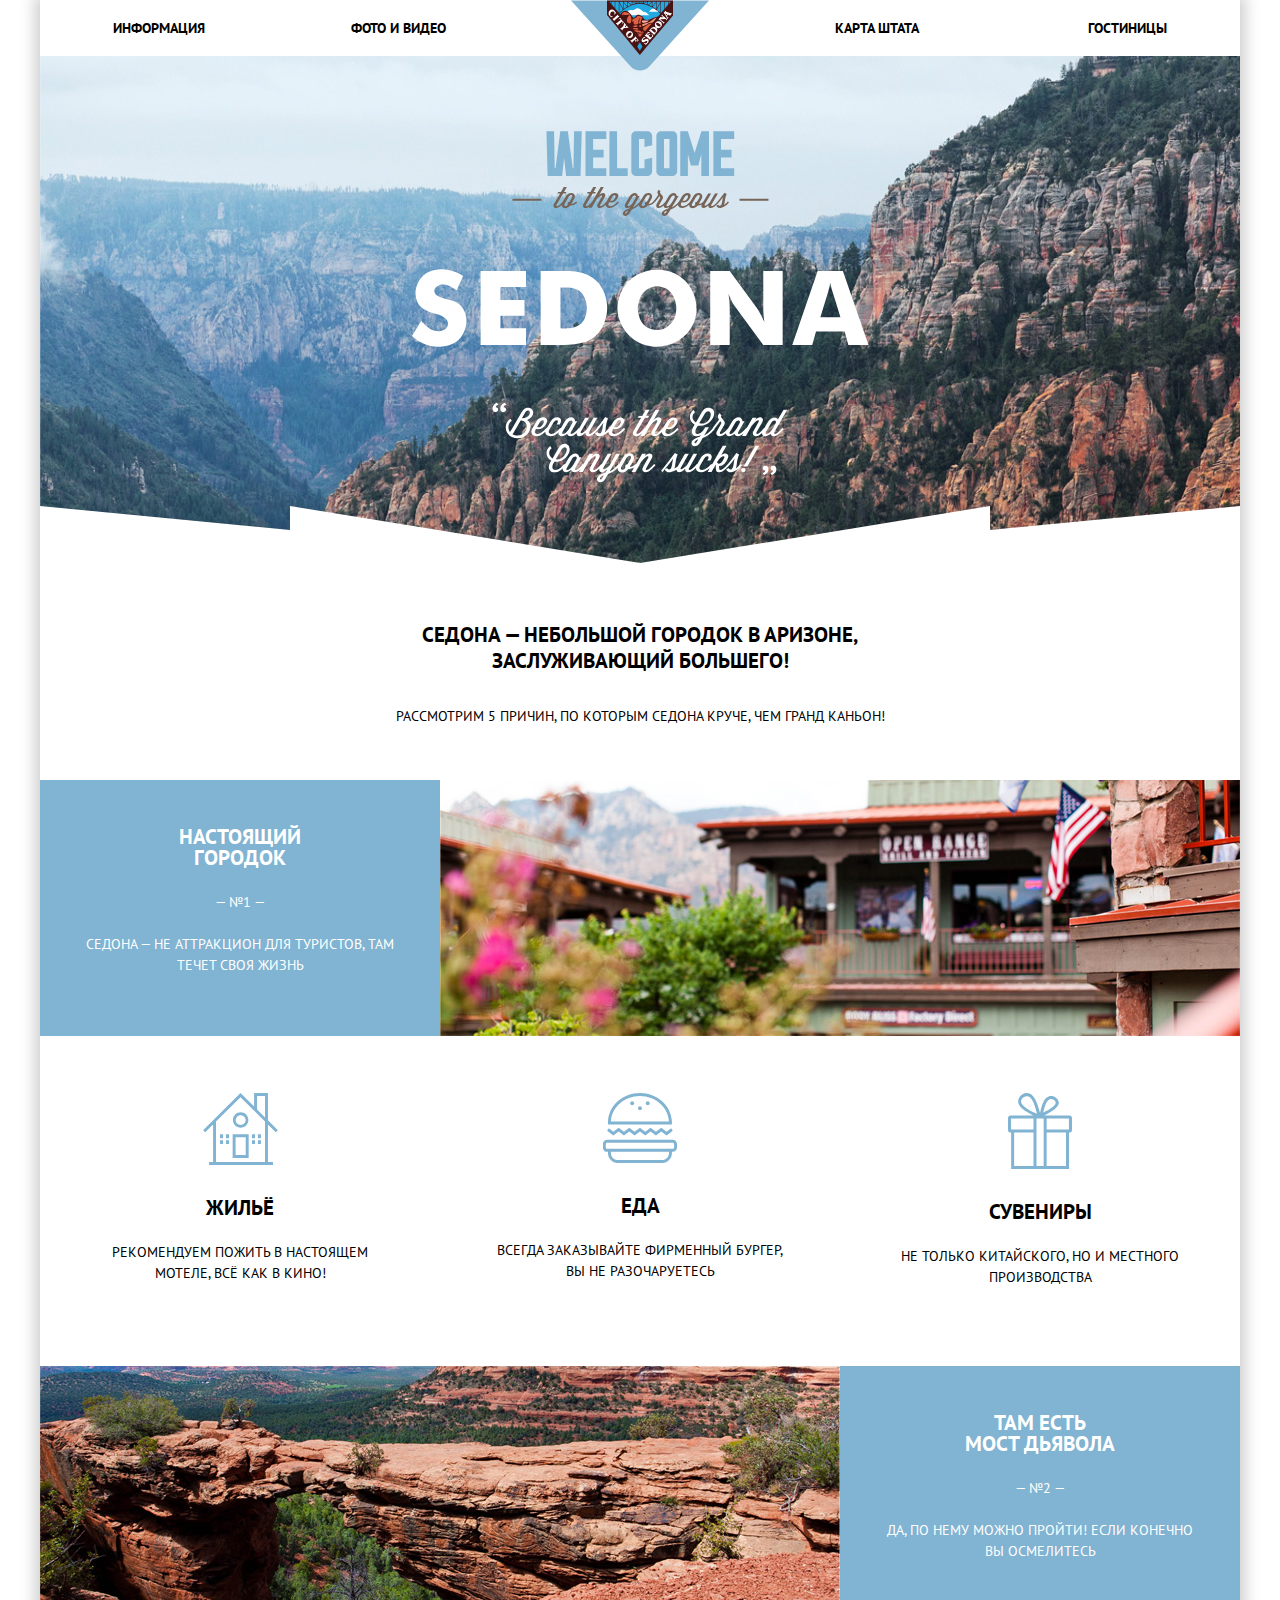
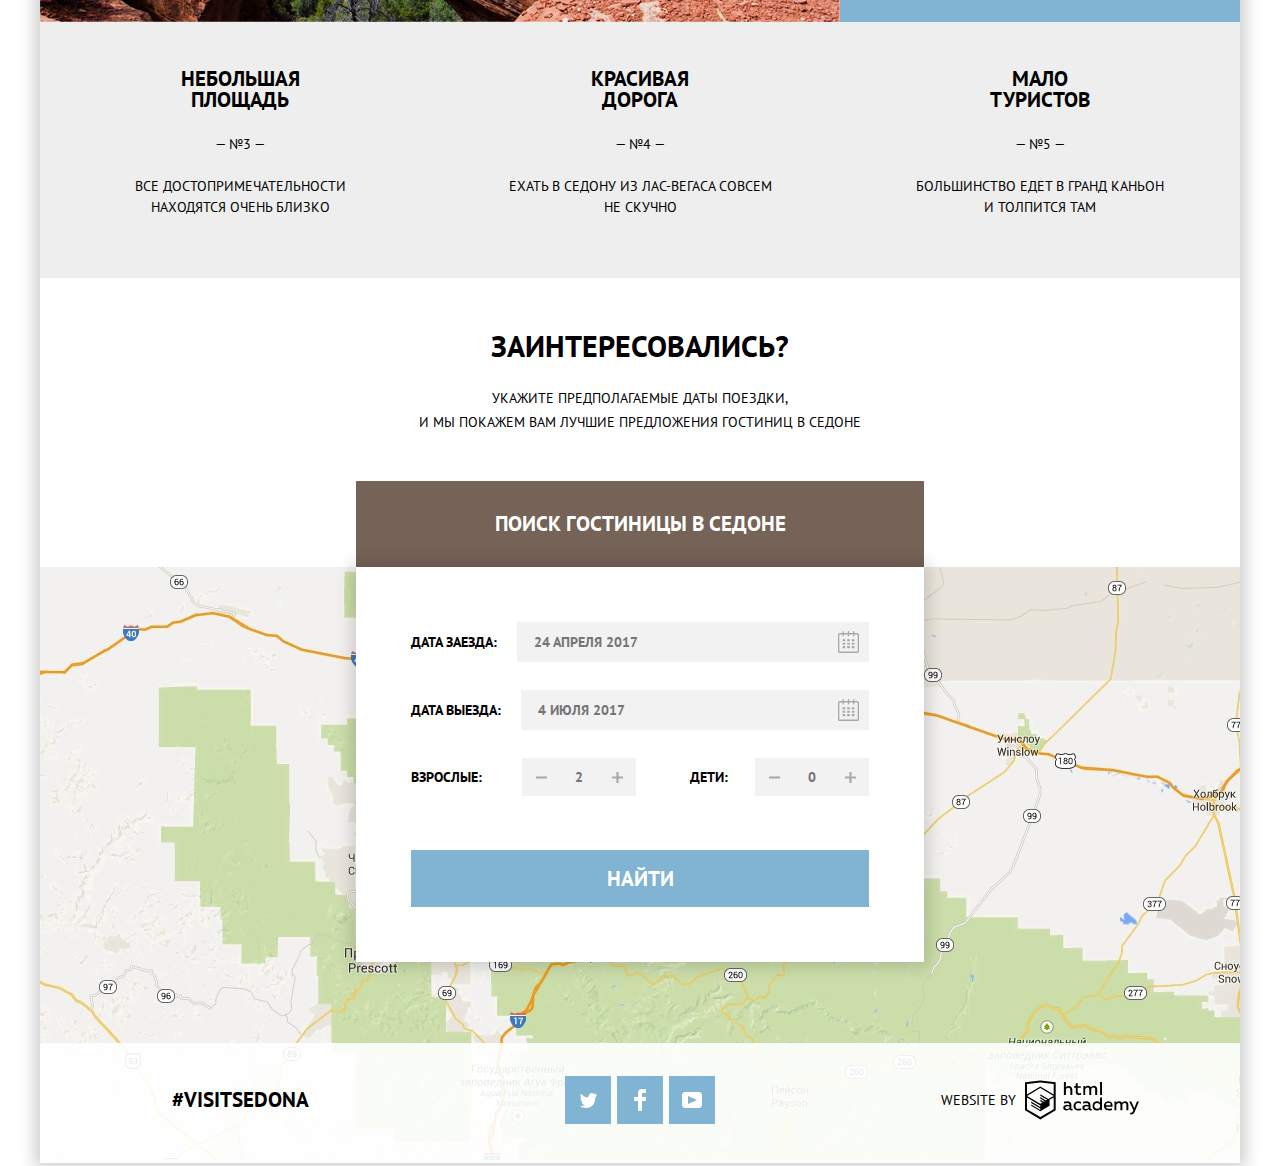
<file: index.html>
<!DOCTYPE html>
<html lang="ru">

<head>
  <meta charset="utf-8">
  <title>Седона</title>
  <link rel="stylesheet" href="https://fonts.googleapis.com/css?family=PT+Sans:400,700&display=swap">
  <link rel="stylesheet" href="css/normalize.css">
  <link rel="stylesheet" href="css/style.min.css">
</head>

<body>
  <header class="main-header">
    <nav class="main-navigation">
      <ul class="site-navigation">
        <li><a href="">Информация</a></li>
        <li><a href="">Фото и видео</a></li>
        <li><a href="">Карта штата</a></li>
        <li><a href="hotels.html">Гостиницы</a></li>
      </ul>
    </nav>
    <img class="main-logo-sedona" src="img/logo-sedona.svg" alt="Logo Sedona" width="138" height="71">
  </header>
  <main class="container">
    <section class="intro">
      <h2 class="visually-hidden">Изображение и логотип Добро пожаловать в Седону</h2>
      <img class="intro-welcome" src="img/intro-welcome.svg" alt="Добро пожаловать в Седону" width="458" height="352">
    </section>
    <section class="container-head">
      <h1>Седона — небольшой городок в Аризоне,
        заслуживающий большего!</h1>
      <h2>Рассмотрим 5 причин, по которым Седона круче, чем Гранд Каньон!</h2>
    </section>
    <section class="features">
      <div class="features-list">
        <div class="features-items block block-3">
          <h3>Настоящий<br>
            городок</h3>
          <p>— №1 —</p>
          <p>Седона — не аттракцион для туристов,
            там течет своя жизнь</p>
        </div>
        <div class="features-items grow">
          <img src="img/background-index-1.jpg" alt="Седона фон 1" width="800" height="256">
        </div>
      </div>
      <div class="features-list">
        <div class="features-items block-2">
          <img src="img/home.svg" alt="pic-home" width="75" height="72">
          <h3>Жильё</h3>
          <p>Рекомендуем пожить в настоящем
            мотеле, всё как в кино!</p>
        </div>
        <div class="features-items block-2">
          <img src="img/food.svg" alt="pic-food" width="74" height="70">
          <h3>Еда</h3>
          <p>Всегда заказывайте фирменный бургер,
            вы не разочаруетесь</p>
        </div>
        <div class="features-items block-2">
          <img src="img/gift.svg" alt="pic-gift" width="64" height="76">
          <h3>Сувениры</h3>
          <p>Не только китайского, но и местного
            производства</p>
        </div>
      </div>
      <div class="features-list">
        <div class="features-items grow">
          <img src="img/background-index-2.jpg" alt="Седона фон 2" width="800" height="256">
        </div>
        <div class="features-items block block-3">
          <h3>Там есть<br>
            мост дьявола</h3>
          <p>— №2 —</p>
          <p>Да, по нему можно пройти! Если конечно<br>
            вы осмелитесь</p>
        </div>
      </div>
      <div class="features-list">
        <div class="features-items block-3">
          <h3>Небольшая<br>
            площадь</h3>
          <p>— №3 —</p>
          <p>Все достопримечательности
            находятся очень близко</p>
        </div>
        <div class="features-items block-3">
          <h3>Красивая<br>
            дорога</h3>
          <p>— №4 —</p>
          <p>Ехать в Седону из Лас-Вегаса совсем
            не скучно</p>
        </div>
        <div class="features-items block-3">
          <h3>Мало<br>
            туристов</h3>
          <p>— №5 —</p>
          <p>Большинство едет в Гранд Каньон<br>
            и толпится там</p>
        </div>
      </div>
    </section>
    <section class="search">
      <h2>Заинтересовались?</h2>
      <p>Укажите предполагаемые даты поездки,<br>
        и мы покажем вам лучшие предложения гостиниц в Седоне</p>
      <a class="button-search" href="">Поиск гостиницы в Седоне</a>
      <section class="search-hostel">
        <h2 class="visually-hidden">Форма поиска гостиниц в Седоне</h2>
        <form class="form-hostel" action="https://echo.htmlacademy.ru" method="POST">
          <p class="search-item">
            <label for="date-in">Дата заезда:</label>
            <input type="text" name="date-arrival" id="date-in" placeholder="24 апреля 2017">
            <button class="button calendar" type="button" name="calendar">
              <span class="visually-hidden">Календарь</span>
              <svg class="button-calendar-icon" xmlns="http://www.w3.org/2000/svg" width="21" height="22"
                viewBox="0 0 21 22">
                <path
                  d="M19.251 2.025h-2.845V.648c0-.381-.294-.689-.656-.689-.363 0-.656.308-.656.689v1.377h-3.938V.648c0-.381-.294-.689-.655-.689-.363 0-.657.308-.657.689v1.377H5.906V.648c0-.381-.294-.689-.656-.689-.363 0-.657.308-.657.689v1.377H1.75C.784 2.025 0 2.847 0 3.862v16.302C0 21.179.784 22 1.75 22h17.501c.966 0 1.749-.821 1.749-1.836V3.862c0-1.015-.783-1.837-1.749-1.837zm.437 18.139a.448.448 0 0 1-.437.459H1.75a.45.45 0 0 1-.438-.459V3.862a.45.45 0 0 1 .438-.459h2.844v1.378c0 .381.294.689.657.689.362 0 .656-.308.656-.689V3.403h3.938v1.378c0 .381.294.689.657.689.361 0 .655-.308.655-.689V3.403h3.938v1.378c0 .381.293.689.656.689.362 0 .656-.308.656-.689V3.403h2.845c.241 0 .437.206.437.459v16.302z">
                </path>
                <path
                  d="M4.594 8.225h2.625v2.066H4.594zM4.594 11.668h2.625v2.067H4.594zM4.594 15.112h2.625v2.066H4.594zM9.188 15.112h2.625v2.066H9.188zM9.188 11.668h2.625v2.067H9.188zM9.188 8.225h2.625v2.066H9.188zM13.781 15.112h2.625v2.066h-2.625zM13.781 11.668h2.625v2.067h-2.625zM13.781 8.225h2.625v2.066h-2.625z">
                </path>
              </svg>
            </button>
          </p>
          <p class="search-item">
            <label for="date-out">Дата выезда:</label>
            <input type="text" name="date-departure" id="date-out" placeholder="4 июля 2017">
            <button class="button calendar" type="button" name="calendar">
              <span class="visually-hidden">Календарь</span>
              <svg class="button-calendar-icon" xmlns="http://www.w3.org/2000/svg" width="21" height="22"
                viewBox="0 0 21 22">
                <path
                  d="M19.251 2.025h-2.845V.648c0-.381-.294-.689-.656-.689-.363 0-.656.308-.656.689v1.377h-3.938V.648c0-.381-.294-.689-.655-.689-.363 0-.657.308-.657.689v1.377H5.906V.648c0-.381-.294-.689-.656-.689-.363 0-.657.308-.657.689v1.377H1.75C.784 2.025 0 2.847 0 3.862v16.302C0 21.179.784 22 1.75 22h17.501c.966 0 1.749-.821 1.749-1.836V3.862c0-1.015-.783-1.837-1.749-1.837zm.437 18.139a.448.448 0 0 1-.437.459H1.75a.45.45 0 0 1-.438-.459V3.862a.45.45 0 0 1 .438-.459h2.844v1.378c0 .381.294.689.657.689.362 0 .656-.308.656-.689V3.403h3.938v1.378c0 .381.294.689.657.689.361 0 .655-.308.655-.689V3.403h3.938v1.378c0 .381.293.689.656.689.362 0 .656-.308.656-.689V3.403h2.845c.241 0 .437.206.437.459v16.302z">
                </path>
                <path
                  d="M4.594 8.225h2.625v2.066H4.594zM4.594 11.668h2.625v2.067H4.594zM4.594 15.112h2.625v2.066H4.594zM9.188 15.112h2.625v2.066H9.188zM9.188 11.668h2.625v2.067H9.188zM9.188 8.225h2.625v2.066H9.188zM13.781 15.112h2.625v2.066h-2.625zM13.781 11.668h2.625v2.067h-2.625zM13.781 8.225h2.625v2.066h-2.625z">
                </path>
              </svg>
            </button>
          </p>
          <div class="search-item-elements">
            <p class="search-item">
              <label class="adults" for="numberadults">Взрослые:</label>
              <button class="button" type="button" name="adults">
                <svg class="button-minus-icon" xmlns="http://www.w3.org/2000/svg" width="11" height="11"
                  viewBox="0 0 9.917 1.917">
                  <path d="M0 0h9.917v1.917h-9.917z"></path>
                </svg>
              </button>
              <input type="text" name="adults" id="numberadults" placeholder="2">
              <button class="button" type="button" name="adults">
                <svg class="button-plus-icon" xmlns="http://www.w3.org/2000/svg" width="11" height="11"
                  viewBox="0 0 9.917 9.917">
                  <path d="M9.917 4h-4v-4h-1.917v4h-4v1.917h4v4h1.917v-4h4z"></path>
                </svg>
              </button>
            </p>
            <p class="search-item">
              <label class="kids" for="numberkids">Дети:</label>
              <button class="button" type="button" name="kids">
                <svg class="button-minus-icon" xmlns="http://www.w3.org/2000/svg" width="11" height="11"
                  viewBox="0 0 9.917 1.917">
                  <path d="M0 0h9.917v1.917h-9.917z"></path>
                </svg>
              </button>
              <input type="text" name="kids" id="numberkids" placeholder="0">
              <button class="button" type="button" name="kids">
                <svg class="button-plus-icon" xmlns="http://www.w3.org/2000/svg" width="11" height="11"
                  viewBox="0 0 9.917 9.917">
                  <path d="M9.917 4h-4v-4h-1.917v4h-4v1.917h4v4h1.917v-4h4z"></path>
                </svg>
              </button>
            </p>
          </div>
          <button class="button-search" type="submit">Найти</button>
        </form>
      </section>
    </section>
    <section class="map-sedona">
      <h2 class="visually-hidden">Карта местонахождения города Седона</h2>
      <iframe
        src="https://www.google.com/maps/embed?pb=!1m18!1m12!1m3!1d443659.478504023!2d-111.87282716337693!3d34.91806949361477!2m3!1f0!2f0!3f0!3m2!1i1024!2i768!4f13.1!3m3!1m2!1s0x872da132f942b00d%3A0x5548c523fa6c8efd!2z0KHQtdC00L7QvdCwLCDQkNGA0LjQt9C-0L3QsCA4NjMzNiwg0KHQqNCQ!5e0!3m2!1sru!2sru!4v1571768696526!5m2!1sru!2sru"
        width="1200" height="593" style="border:0;" allowfullscreen=""></iframe>
      <img src="img/map.jpg" alt="Карта местонахождения города Седона, Arizona 86336, USA" width="1200" height="593">
    </section>
  </main>
  <footer class="main-footer position">
    <div class="footer-container">
      <p class="footer-visit">#Visitsedona</p>
      <ul class="footer-social">
        <li>
          <a class="footer-icons" href="" title="Вконтакте">
            <svg xmlns="http://www.w3.org/2000/svg" xmlns:xlink="http://www.w3.org/1999/xlink" width="17" height="15"
              viewBox="0 0 17 15">
              <path fill="#FFF"
                d="M10.95.144c1.685-.496 2.984.27 3.577 1.179.673-.231 1.331-.481 2.011-.708a2.345 2.345 0 0 1-.857 1.768c.685.17 1.304-.491 1.304-.491-.169 1-1.006 1.788-1.563 2.024-.231 6.75-3.175 11.217-10.077 11.082h-.446c-.41 0-4.164-.46-4.898-1.887 2.271.196 3.893-.422 4.693-1.177-.96-.3-2.679-.477-2.979-2.95.349.106.564.228 1.19.119C1.705 8.247.374 7.53.448 5.33c.285.328 1.067.536 1.34.472C1.085 5.561-.182 2.442.894.85c1.818 1.854 3.735 3.606 7.152 3.773C8.254 2.33 9.183.793 10.95.144z" />
            </svg>
          </a>
        </li>
        <li>
          <a class="footer-icons" href="" title="Facebook">
            <svg xmlns="http://www.w3.org/2000/svg" width="12" height="22" viewBox="0 0 12 22">
              <path fill="#FFF" d="M12 4V0H8a4 4 0 0 0-4 4v4H0v4h4v10h4V12h4V8H8V4h4z" /></svg>
          </a>
        </li>
        <li>
          <a class="footer-icons" href="" title="Youtube">
            <svg xmlns="http://www.w3.org/2000/svg" xmlns:xlink="http://www.w3.org/1999/xlink" width="20" height="16"
              viewBox="0 0 20 16">
              <path fill="#FFF"
                d="M17 0H3C1.35 0 0 1.35 0 3v10c0 1.65 1.35 3 3 3h14c1.65 0 3-1.35 3-3V3c0-1.65-1.35-3-3-3zM6.027 11.998V4.002L15.014 8l-8.987 3.998z" />
            </svg>
          </a>
        </li>
      </ul>
      <div class="footer-copyright">
        <p>Website by</p>
        <a class="logo-academy" href="https://htmlacademy.ru/intensive/htmlcss" title="html academy">
          <svg xmlns="http://www.w3.org/2000/svg" viewBox="0 0 108.08 36.85" width="114" height="40">
            <path
              d="M44.61,26.88a2,2,0,0,0,.55-0.1v1.33a3.25,3.25,0,0,1-1.18.21,1.67,1.67,0,0,1-1.67-1,4.84,4.84,0,0,1-3.14,1.08c-1.51,0-2.91-.83-2.91-2.55,0-2.13,2-2.79,3.71-2.79a11.08,11.08,0,0,1,2.17.25v-0.3c0-1-.76-1.77-2.19-1.77a7.42,7.42,0,0,0-3,.64v-1.7a10.21,10.21,0,0,1,3.19-.55c2.36,0,3.81,1.12,3.81,3.65v3a0.54,0.54,0,0,0,.49.59h0.17Zm-6.44-1.13A1.35,1.35,0,0,0,39.63,27h0.11a3.39,3.39,0,0,0,2.41-1V24.58a9.72,9.72,0,0,0-1.81-.21c-1,0-2.16.33-2.16,1.38h0Zm12.36-6.11a5,5,0,0,1,2.57.64V22a4.08,4.08,0,0,0-2.3-.7,2.75,2.75,0,1,0,0,5.49,5,5,0,0,0,2.43-.64v1.71a6.27,6.27,0,0,1-2.76.57A4.21,4.21,0,0,1,46,24.51q0-.21,0-0.41a4.32,4.32,0,0,1,4.18-4.46h0.38Zm12.17,7.24a2,2,0,0,0,.55-0.1v1.33a3.25,3.25,0,0,1-1.18.21,1.67,1.67,0,0,1-1.67-1,4.84,4.84,0,0,1-3.14,1.08c-1.51,0-2.91-.83-2.91-2.55,0-2.13,2-2.79,3.71-2.79a11.08,11.08,0,0,1,2.17.25v-0.3c0-1-.76-1.77-2.19-1.77a7.42,7.42,0,0,0-3,.64v-1.7a10.21,10.21,0,0,1,3.19-.55c2.36,0,3.81,1.12,3.81,3.65v3a0.54,0.54,0,0,0,.49.59h0.17Zm-6.44-1.13A1.35,1.35,0,0,0,57.73,27h0.11a3.39,3.39,0,0,0,2.41-1V24.58a9.72,9.72,0,0,0-1.81-.21c-1.06,0-2.16.33-2.16,1.38h0ZM73,16V28.2H71.35V26.88a3.88,3.88,0,0,1-3.19,1.54,4.4,4.4,0,0,1,0-8.78,3.81,3.81,0,0,1,3,1.3V16H73Zm-4.53,5.22a2.76,2.76,0,1,0,0,5.52A2.86,2.86,0,0,0,71.15,25V23A2.91,2.91,0,0,0,68.49,21.27ZM79,19.64c3.31,0,4.46,2.68,3.92,5.09H76.7c0.21,1.5,1.67,2.11,3.19,2.11a6.11,6.11,0,0,0,2.64-.59v1.6a7.14,7.14,0,0,1-3,.57C77,28.42,74.78,27,74.78,24a4.18,4.18,0,0,1,4-4.39H79Zm0.09,1.54a2.28,2.28,0,0,0-2.44,2.1v0.06H81.3A2,2,0,0,0,79.13,21.18Zm5.73,7V19.87h1.65v1a3.81,3.81,0,0,1,2.78-1.27A2.86,2.86,0,0,1,91.89,21a4.12,4.12,0,0,1,2.91-1.33A3.06,3.06,0,0,1,98,23V28.2h-1.9V23.05a1.59,1.59,0,0,0-1.42-1.75H94.42a2.8,2.8,0,0,0-2.07,1.12V28.2h-1.9V23.05A1.59,1.59,0,0,0,89,21.31H88.8a3,3,0,0,0-2.21,1.29v5.63H84.86Zm21.31-8.33h1.9l-3.91,9.46c-0.9,2.17-2.09,2.86-3.35,2.86a4.76,4.76,0,0,1-1.1-.14V30.46a2.86,2.86,0,0,0,.85.12c0.9,0,1.58-.64,2.07-1.9l0.17-.42-4-8.4h2l2.86,6.29ZM38.73,1.46V6.22a3.81,3.81,0,0,1,2.7-1.14,3.25,3.25,0,0,1,3.44,3.4v5.15H43V8.72a1.81,1.81,0,0,0-1.61-2h-0.3a2.93,2.93,0,0,0-2.32,1.39v5.52h-1.9V1.46h1.9ZM49.94,2.31v3h3V6.91h-3v3.81c0,1.1.5,1.46,1.58,1.46a4.49,4.49,0,0,0,1.69-.33v1.6A6.8,6.8,0,0,1,51,13.8a2.55,2.55,0,0,1-2.86-2.74V6.89H46.58V5.26h1.5V2.74Zm5.4,11.31V5.28H57v1A3.81,3.81,0,0,1,59.77,5a2.86,2.86,0,0,1,2.6,1.33A4.12,4.12,0,0,1,65.28,5,3.06,3.06,0,0,1,68.44,8.4v5.21h-1.9V8.46a1.59,1.59,0,0,0-1.42-1.75H64.89a2.8,2.8,0,0,0-2.07,1.12v5.78h-1.9V8.46A1.59,1.59,0,0,0,59.5,6.71H59.27A3,3,0,0,0,57.06,8v5.63H55.34ZM71.17,1.45H73V13.6H71.17V1.45ZM14.71,0H14.55L0,1.54V28.21l14.55,8.66,14.55-8.66V1.54Zm12.5,27.1L14.55,34.64,1.9,27.12V16.18l12.59,7.5V25L5.86,19.9v1.31l8.68,5.21v1.39L5.87,22.65V24l8.68,5.21,8.75-5.24V18.31L27.2,16V27.12Zm0-12.53-3.48,2-1.6,1L14.51,13v1.31L21,18.23H21l-0.14.09-1,.54-5.37-3.2V17l4.24,2.52-1,.67-3.2-1.9v1.31l2.1,1.24L14.5,22.1,2,14.65,14.51,7.11Zm0-1.32L14.49,5.76,1.91,13.25v-10L14.56,1.92,27.21,3.25v10h0Z"
              transform="translate(0 -0.02)" />
          </svg>
        </a>
      </div>
    </div>
  </footer>
</body>

</html>
</file>
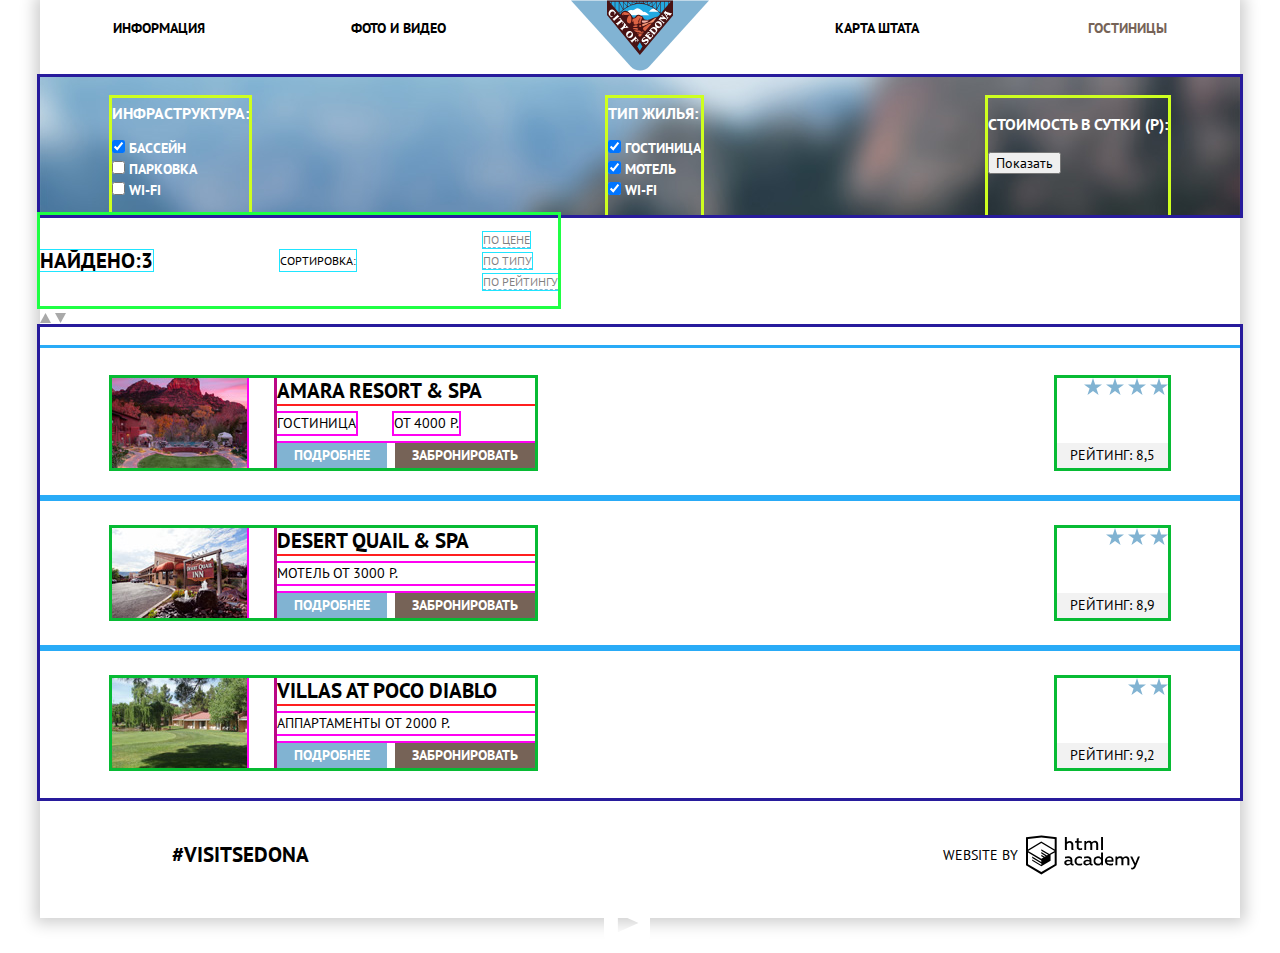
<file: hotels.html>
<!DOCTYPE html>
<html lang="ru">

<head>
  <meta charset="utf-8">
  <title>Гостиницы</title>
  <link rel="stylesheet" href="https://fonts.googleapis.com/css?family=PT+Sans:400,700&display=swap">
  <link rel="stylesheet" href="css/normalize.css">
  <link rel="stylesheet" href="css/style.css">
</head>

<body>
  <header class="main-header">
    <nav class="main-navigation">
      <a href="index.html">
        <img class="main-logo-sedona" src="img/logo-sedona.svg" alt="Logo Sedona" width="138" height="71">
      </a>
      <ul class="site-navigation">
        <li><a href="">Информация</a></li>
        <li><a href="">Фото и видео</a></li>
        <li><a href="">Карта штата</a></li>
        <li><a class="hotel-color" href="hotels.html">Гостиницы</a></li>
      </ul>
    </nav>
  </header>
  <main class="container">
    <h1 class="visually-hidden">Гостиницы</h1>
    <section>
      <section class="filters">
        <h2 class="visually-hidden">Фильтры</h2>
        <form class="filter" method="get" action="https://echo.htmlacademy.ru">
          <fieldset>
            <legend>Инфраструктура:</legend>
            <ul>
              <li>
                <input type="checkbox" name="pool" id="filter-pool" checked>
                <label for="filter-pool">Бассейн</label>
              </li>
              <li>
                <input type="checkbox" name="parking" id="filter-parking">
                <label for="filter-parking">Парковка</label>
              </li>
              <li>
                <input type="checkbox" name="wi-fi" id="filter-wi-fi">
                <label for="filter-wi-fi">Wi-Fi</label>
              </li>
            </ul>
          </fieldset>
          <fieldset>
            <legend>Тип жилья:</legend>
            <ul>
              <li>
                <input type="checkbox" name="hotel" id="filter-hotel" checked>
                <label for="filter-hotel">Гостиница</label>
              </li>
              <li>
                <input type="checkbox" name="motel" id="filter-motel" checked>
                <label for="filter-motel">Мотель</label>
              </li>
              <li>
                <input type="checkbox" name="wi-fi" id="filter-wi-fi" checked>
                <label for="filter-wi-fi">Wi-Fi</label>
              </li>
            </ul>
          </fieldset>
          <div class="filter-range">
            <h3 class="filter-range-title">Стоимость в сутки (Р):</h3>
            <!-- <input type="text">
            <input type="text">
            <div class="range-slider">
              <button class="range-slider-left"></button>
              <button class="range-slider-right"></button>
            </div> -->
            <button type="submit">Показать</button>
          </div>
        </form>
      </section>
    </section>
    <section>
      <div class="sort">
        <h3>Найдено:3</h3>
        <p>Сортировка:</p>
        <ul>
          <li>
            <a href="">По цене</a>
          </li>
          <li>
            <a href="">По типу</a>
          </li>
          <li>
            <a href="">По рейтингу</a>
          </li>
        </ul>
      </div>
      <div class="sort-up-down">
        <a href="">
          <svg class="up" xmlns="http://www.w3.org/2000/svg" width="11" height="10" viewBox="0 0 11 10">
            <path d="M5.5 0L0 10h11z"></path>
          </svg>
        </a>
        <a href="">
          <svg class="down" xmlns="http://www.w3.org/2000/svg" width="11" height="10" viewBox="0 0 11 10">
            <path d="M5.5 10L0 0h11"></path>
          </svg>
        </a>
      </div>
    </section>
    <section class="search-results">
      <h2 class="visually-hidden"> Результаты поиска гостиницы</h2>
      <ul>
        <li>
          <article class="search-results-item">
            <div class="block-hotel">
              <p>
                <img src="img/hotel-1.jpg" alt="Гостиница Amara Resort & Spa" width="135" height="90">
              </p>
              <div class="hotel-name">
                <h2>Amara Resort & Spa</h2>
                <div class="hotel-cost">
                  <p>
                    Гостиница
                  </p>
                  <p>
                    от 4000 р.
                  </p>
                </div>
                <p class="button-list">
                  <a class="button-detail" href="">Подробнее</a>
                  <a class="button-reserve" href="">Забронировать</a>
                </p>
              </div>
            </div>
            <div class="block-rating">
              <div class="stars">
                <img src="img/star.svg" alt="Рейтинг гостиницы 4 звезды" width="" height="">
                <img src="img/star.svg" alt="Рейтинг гостиницы 4 звезды" width="" height="">
                <img src="img/star.svg" alt="Рейтинг гостиницы 4 звезды" width="" height="">
                <img src="img/star.svg" alt="Рейтинг гостиницы 4 звезды" width="" height="">
              </div>
              <span>рейтинг: 8,5</span>
            </div>
          </article>
        </li>
        <li>
          <article class="search-results-item">
            <div class="block-hotel">
              <p>
                <a href=""><img src="img/hotel-2.jpg" alt="Мотель Desert Quail & Spa" width="135" height="90"></a>
              </p>
              <div div class="hotel-name">
                <h2>Desert Quail & Spa</h2>
                <p>
                  Мотель от 3000 р.
                </p>
                <p class="button-list">
                  <a class="button-detail" href="">Подробнее</a>
                  <a class="button-reserve" href="">Забронировать</a>
                </p>
              </div>
            </div>
            <div class="block-rating">
              <div class="stars">
                <img src="img/star.svg" alt="Рейтинг гостиницы 3 звезды" width="" height="">
                <img src="img/star.svg" alt="Рейтинг гостиницы 4 звезды" width="" height="">
                <img src="img/star.svg" alt="Рейтинг гостиницы 4 звезды" width="" height="">
              </div>
              <span>рейтинг: 8,9</span>
            </div>
          </article>
        </li>
        <li>
          <article class="search-results-item">
            <div class="block-hotel">
              <p>
                <a href=""><img src="img/hotel-3.jpg" alt="Апартаменты Villas At Poco Diablo" width="135"
                    height="90"></a>
              </p>
              <div div class="hotel-name">
                <h2>Villas At Poco Diablo</h2>
                <p>
                  Аппартаменты от 2000 р.
                </p>
                <p class="button-list">
                  <a class="button-detail" href="">Подробнее</a>
                  <a class="button-reserve" href="">Забронировать</a>
                </p>
              </div>
            </div>
            <div class="block-rating">
              <div class="stars">
                <img src="img/star.svg" alt="Рейтинг гостиницы 2 звезды" width="" height="">
                <img src="img/star.svg" alt="Рейтинг гостиницы 4 звезды" width="" height="">
              </div>
              <span>рейтинг: 9,2</span>
            </div>
          </article>
        </li>
      </ul>
    </section>

  </main>
  <footer class="main-footer">
    <div class="footer-container">
      <p class="footer-visit">
        #Visitsedona
      </p>
      <div class="footer-social">
        <ul>
          <a href=""><img src="img/twitter.svg" alt="twitter" width="46" height="48"></a>
          <a href=""><img src="img/fb.svg" alt="facebook" width="46" height="48"></a>
          <a href=""><img src="img/youtube.svg" alt="youtube" width="46" height="48"></a>
        </ul>
      </div>
      <div class="footer-copyright">
        <p>Website by</p>
        <a class="logo-academy" href="https://htmlacademy.ru/intensive/htmlcss">
          <svg xmlns="http://www.w3.org/2000/svg" viewBox="0 0 108.08 36.85" width="114" height="40">
            <title>logo-htmlacademy</title>
            <path
              d="M44.61,26.88a2,2,0,0,0,.55-0.1v1.33a3.25,3.25,0,0,1-1.18.21,1.67,1.67,0,0,1-1.67-1,4.84,4.84,0,0,1-3.14,1.08c-1.51,0-2.91-.83-2.91-2.55,0-2.13,2-2.79,3.71-2.79a11.08,11.08,0,0,1,2.17.25v-0.3c0-1-.76-1.77-2.19-1.77a7.42,7.42,0,0,0-3,.64v-1.7a10.21,10.21,0,0,1,3.19-.55c2.36,0,3.81,1.12,3.81,3.65v3a0.54,0.54,0,0,0,.49.59h0.17Zm-6.44-1.13A1.35,1.35,0,0,0,39.63,27h0.11a3.39,3.39,0,0,0,2.41-1V24.58a9.72,9.72,0,0,0-1.81-.21c-1,0-2.16.33-2.16,1.38h0Zm12.36-6.11a5,5,0,0,1,2.57.64V22a4.08,4.08,0,0,0-2.3-.7,2.75,2.75,0,1,0,0,5.49,5,5,0,0,0,2.43-.64v1.71a6.27,6.27,0,0,1-2.76.57A4.21,4.21,0,0,1,46,24.51q0-.21,0-0.41a4.32,4.32,0,0,1,4.18-4.46h0.38Zm12.17,7.24a2,2,0,0,0,.55-0.1v1.33a3.25,3.25,0,0,1-1.18.21,1.67,1.67,0,0,1-1.67-1,4.84,4.84,0,0,1-3.14,1.08c-1.51,0-2.91-.83-2.91-2.55,0-2.13,2-2.79,3.71-2.79a11.08,11.08,0,0,1,2.17.25v-0.3c0-1-.76-1.77-2.19-1.77a7.42,7.42,0,0,0-3,.64v-1.7a10.21,10.21,0,0,1,3.19-.55c2.36,0,3.81,1.12,3.81,3.65v3a0.54,0.54,0,0,0,.49.59h0.17Zm-6.44-1.13A1.35,1.35,0,0,0,57.73,27h0.11a3.39,3.39,0,0,0,2.41-1V24.58a9.72,9.72,0,0,0-1.81-.21c-1.06,0-2.16.33-2.16,1.38h0ZM73,16V28.2H71.35V26.88a3.88,3.88,0,0,1-3.19,1.54,4.4,4.4,0,0,1,0-8.78,3.81,3.81,0,0,1,3,1.3V16H73Zm-4.53,5.22a2.76,2.76,0,1,0,0,5.52A2.86,2.86,0,0,0,71.15,25V23A2.91,2.91,0,0,0,68.49,21.27ZM79,19.64c3.31,0,4.46,2.68,3.92,5.09H76.7c0.21,1.5,1.67,2.11,3.19,2.11a6.11,6.11,0,0,0,2.64-.59v1.6a7.14,7.14,0,0,1-3,.57C77,28.42,74.78,27,74.78,24a4.18,4.18,0,0,1,4-4.39H79Zm0.09,1.54a2.28,2.28,0,0,0-2.44,2.1v0.06H81.3A2,2,0,0,0,79.13,21.18Zm5.73,7V19.87h1.65v1a3.81,3.81,0,0,1,2.78-1.27A2.86,2.86,0,0,1,91.89,21a4.12,4.12,0,0,1,2.91-1.33A3.06,3.06,0,0,1,98,23V28.2h-1.9V23.05a1.59,1.59,0,0,0-1.42-1.75H94.42a2.8,2.8,0,0,0-2.07,1.12V28.2h-1.9V23.05A1.59,1.59,0,0,0,89,21.31H88.8a3,3,0,0,0-2.21,1.29v5.63H84.86Zm21.31-8.33h1.9l-3.91,9.46c-0.9,2.17-2.09,2.86-3.35,2.86a4.76,4.76,0,0,1-1.1-.14V30.46a2.86,2.86,0,0,0,.85.12c0.9,0,1.58-.64,2.07-1.9l0.17-.42-4-8.4h2l2.86,6.29ZM38.73,1.46V6.22a3.81,3.81,0,0,1,2.7-1.14,3.25,3.25,0,0,1,3.44,3.4v5.15H43V8.72a1.81,1.81,0,0,0-1.61-2h-0.3a2.93,2.93,0,0,0-2.32,1.39v5.52h-1.9V1.46h1.9ZM49.94,2.31v3h3V6.91h-3v3.81c0,1.1.5,1.46,1.58,1.46a4.49,4.49,0,0,0,1.69-.33v1.6A6.8,6.8,0,0,1,51,13.8a2.55,2.55,0,0,1-2.86-2.74V6.89H46.58V5.26h1.5V2.74Zm5.4,11.31V5.28H57v1A3.81,3.81,0,0,1,59.77,5a2.86,2.86,0,0,1,2.6,1.33A4.12,4.12,0,0,1,65.28,5,3.06,3.06,0,0,1,68.44,8.4v5.21h-1.9V8.46a1.59,1.59,0,0,0-1.42-1.75H64.89a2.8,2.8,0,0,0-2.07,1.12v5.78h-1.9V8.46A1.59,1.59,0,0,0,59.5,6.71H59.27A3,3,0,0,0,57.06,8v5.63H55.34ZM71.17,1.45H73V13.6H71.17V1.45ZM14.71,0H14.55L0,1.54V28.21l14.55,8.66,14.55-8.66V1.54Zm12.5,27.1L14.55,34.64,1.9,27.12V16.18l12.59,7.5V25L5.86,19.9v1.31l8.68,5.21v1.39L5.87,22.65V24l8.68,5.21,8.75-5.24V18.31L27.2,16V27.12Zm0-12.53-3.48,2-1.6,1L14.51,13v1.31L21,18.23H21l-0.14.09-1,.54-5.37-3.2V17l4.24,2.52-1,.67-3.2-1.9v1.31l2.1,1.24L14.5,22.1,2,14.65,14.51,7.11Zm0-1.32L14.49,5.76,1.91,13.25v-10L14.56,1.92,27.21,3.25v10h0Z"
              transform="translate(0 -0.02)" />
          </svg>
        </a>
      </div>
    </div>

  </footer>
</body>

</html>
</file>
<file: css/style.css>
body {
  margin: 0;
  padding: 0;

  font-family: "PT Sans", Arial, sans-serif;
  font-size: 14px;
  line-height: 21px;
  font-weight: bold;
  color: #000000;
  text-transform: uppercase;
  width: 1200px;
  margin: 0 auto;
  background-color: #ffffff;
  box-shadow: 0px 0px 15px 5px rgba(0, 1, 1, 0.2);
}

img {
  max-width: 100%;
}

a {
  text-decoration: none;
}

/* HEADER */
.main-navigation {
  font-size: 14px;
  line-height: 26px;
  color: #000000;
  position: relative;
}

.site-navigation {
  list-style: none;
}

.site-navigation li {
  padding: 0 73px;
}

.site-navigation li:nth-child(2) {
  margin-right: 243px;
}

.site-navigation li:nth-child(4) {
  margin-left: auto;
}

.site-navigation a {
  color: #000000;
}

.site-navigation a:hover {
  color: #81B3D2;
}

.site-navigation a:focus {
  color: #000000;
  opacity: 0.5;
}

/* MAIN */
.intro {
  width: 1200px;
  height: auto;
  margin: 0 auto;
  color: #5496BD;
  padding-top: 75px;
  padding-bottom: 80px;
  background: 
    url("../img/intro-mask.svg") center bottom no-repeat,
    url("../img/intro-background.jpg") 0 -64px no-repeat;
  background-size: 1200px 57px, 1200px 800px;
} 

.intro-welcome {
  display: block;
  width: 459px;
  margin-left: auto;
  margin-right: auto;
}

.container-head {
  padding-top: 59px;
  padding-bottom: 51px;
}

.container-head h1 {
  font-size: 21px;
  line-height: 26px;
  text-align: center;
  margin: 0 auto;
  max-width: 440px;
  margin-bottom: 29px;
}

.container-head h2 {
  font-size: 14px;
  line-height: 26px;
  font-weight: 400;
  text-align: center;
  margin: 0 auto;
}

.features {
  width: 1200px;
  margin: 0 auto;
}

.features-list {
  display: flex;
  text-align: center;
}

.features-items.grow {
  flex-grow: 1;
}

.features-items {
  align-items: center; 
  width: 400px;
  height: 256px;
}

.features-items.block-3 {
  box-sizing: border-box;
  padding-top: 46px;
  padding-bottom: 46px;
  background-color: #eeeeee;
}

.features-items.block {
  background-color: #81B3D2;
  color:#ffffff;
}

.features-items.block-2 {
  padding: 0;
  margin: 0;
  padding-top: 57px;
  padding-bottom: 17px;
}

.features-items.block-2 img {
  margin-bottom: 26px;
}

.features-items h3 {
  margin-top: 0;
  font-size: 21px;
  line-height: 21px;
  font-weight: bold;
  margin-bottom: 24px;
}

.features-items p {
  margin-top: 0;
  font-weight: 400;
  line-height: 21px;
  margin-bottom: 21px;
}

/* Форма поиска гостиницы */
.search {
  padding-bottom: 0;
  position: relative;
  width: 1200px;
  margin: 0 auto;
  padding-top: 56px;
}

.search-hostel {
  width: 568px;
  height: 395px;
  text-align: center;
  padding: 55px;
  position: absolute;
  background-color: #ffffff;
  box-sizing: border-box;
  box-shadow: 0px 0px 15px 5px rgba(0, 1, 1, 0.15);
  top: 100%;
  left: 50%; 
  transform: translateX(-50%);
}

.form-hostel {
  width: 458px;
}

.search-item {
  display: flex;
  align-items: center;
  margin: 0;
  margin-bottom: 28px;
}

.search-item input {
  height: 34px;
  padding-left: 15px;
  flex-grow: 1;
  font: inherit;
  font-size: 14px;
  text-transform: uppercase;
  background-color: #F2F2F2;
  border: 2px solid rgba(255, 255, 255, 0);
}

.search-item label {
  margin-right: 20px;
}

.search-item-elements {
  display: flex;
  justify-content: space-between;
  flex-grow: 1;
}

.search-item-elements .adults {
  margin-right: 40px;
}

.search-item-elements .kids {
  margin-right: 30px;
}

.button.calendar {
  position: absolute;
  right: 58px;
}

.search-item-elements button {
  display: flex; 
  align-items: center; 
  justify-content: center;
  width: 38px;
  min-height: 100%;
  padding: 0; 
}

.search-item-elements input {
  padding: 0;
  width: 38px;
  height: 34px;
  text-align: center;
  border: 2px solid rgba(255, 255, 255, 0);
}

.search h2 {
  padding: 0;
  font-size: 30px;
  line-height: 24px;
  font-weight: bold;
  text-align: center;
  margin: 0 auto 28px;
}

.search > p {
  font-size: 14px;
  line-height: 24px;
  font-weight: 400;
  text-align: center;
  margin: 0 auto;
  margin-bottom: 47px;
}

.button-search {
  display: block;
  font-size: 21px;
  line-height: 86px;
  font-weight: bold;
  color: #ffffff;
  background-color: #766357;
  width: 568px;
  margin: 0 auto;
  text-align: center;
}

.form-hostel .button-search {
  background-color: #81B3D2;
  width: 100%;
  margin-top: 26px;
  line-height: 55px;
  border: none;
  text-transform: uppercase;
}

.button-search:hover {
  background-color: #604E43;
}

.button-search:focus {
  color: rgba(255, 255, 255, 0.5);
  background-color: #503E33;
}

.search-item input:hover {
  border: none;
  background-color: #EBEBEB;
  border: 2px solid rgba(255, 255, 255, 0);
}

.search-item input:focus {
  border: 2px solid #EBEBEB;
  background-color: #ffffff;
}

.search-item .button {
  background-color: #F2F2F2;
  border: none;
}

.button,
.up,
.down {
  vertical-align: middle;
  fill: #A9A9A9;
}

.button.calendar {
  background-color: transparent;
}

.button.calendar:active {
  border: 5px solid #503E33;
}

.up:hover path,
.down:hover path,
.button:hover path {
  fill: #000000;
}

.button:active path,
.up:active path,
.down:active path {
  fill: #81B3D2;
}

.map-sedona {
  width: 1200px;
  margin: 0 auto;
}

/* ---------FOOTER -------------- */
.footer-visit {
  font-size: 21px;
  line-height: 26px;
}

.footer-icons {
  display: flex;
  width: 46px;
  height: 48px;
  background-color: #81B3D2;
  justify-content: center;
  align-items: center;
}

.footer-icons:hover {
  background-color: #669EC0;
}

.footer-icons:active {
  background-color: #5496BD;
}

.footer-icons:active path {
  fill: rgba(255, 255, 255, 0.5);
}

.footer-copyright {
  font-size: 14px;
  line-height: 26px;
  font-weight: normal;
  color: #000000;
}

.logo-academy path {
  fill: #000000;
}

.logo-academy:hover path {
  fill: #81B3D2;
}

.logo-academy:active path {
  fill: #BDBBBC;
}

.main-footer {
  margin: 0 auto;
  width: 1200px;
  height: 60px;
  padding: 30px 0;
}

.main-footer.position {
  position: relative;
  margin-top: -123px;
  background-color: rgba(255, 255, 255, 0.9);
}

.main-footer .footer-container {
  display: flex;
  justify-content: space-between;
  align-items: center;
  width: 968px;
  margin-left: 132px;
  margin-right: auto;
}

.footer-visit {
  margin: 0;
  width: 136px;
  margin-right: 256px;
}

.footer-social {
  display: flex;
  justify-content: space-between;
  padding: 0;
  margin: 0;
  width: 150px;
  height: 48px;
}

.footer-copyright {
  display: flex;
  align-items: center;
  justify-content: space-between;
  width: 197px;
  margin-left: auto;
}

.footer-copyright a {
  height: 40px;
}

/* ----------  hotels.html -------------*/
.visually-hidden {
  visibility: hidden;
  margin: 0 auto;
}

.site-navigation .hotel-color {
  color: #766357;
}

.container-hotel {
  width: 1200px;
  margin: 0 auto;
  /* Временно для сетки */
  outline: solid 3px rgb(23, 233, 34);
}

.container-hotel h1 {
  position: absolute;
  width: 0;
  height: 0;
  margin: 0;
  overflow: hidden;
}

.filters {
  background-color: #5496BD;
  background-image: url(../img/blur-background.jpg);
  background-repeat: no-repeat;
  color: #ffffff;
  /* Временно для сетки */
  outline: solid 3px rgb(40, 27, 156);
}

.filter {
  display: flex;
  justify-content: space-between;
}

.filter fieldset {
  padding: 0;
  border: none;
  margin-left: 72px;
  /* Временно для сетки */
  outline: solid 3px rgb(206, 255, 31);
}

.filter legend {
  font-size: 16px;
  line-height: 21px;
  padding-top: 5px;
}

.filter-range {
  margin-right: 72px;
  /* Временно для сетки */
  outline: solid 3px rgb(206, 255, 31);
}

.container-sort {
  display: flex;
  margin-left: 72px;
  margin-right: 72px;
  justify-content: space-between;
  align-items: center;
  /* Временно для сетки */
  outline: solid 3px rgb(255, 31, 31);
}

.sort {
  display: flex;
  justify-content: space-between;
  width: 518px;
  align-items: center;
  /* Временно для сетки */
  outline: solid 3px rgb(31, 255, 68);
}

.filter ul,
.sort ul {
  list-style: none;
  padding: 0;
}

.sort h3 {
  font-size: 21px;
  font-weight: bold;
  /* Временно для сетки */
  outline: solid 1px rgb(31, 229, 255);
}

.sort-items {
  display: flex;
  width: 240px;
  justify-content: space-between;
  align-items: center;
  /* Временно для сетки */
  outline: solid 1px rgb(0, 0, 0);
}

.sort p,
.sort a {
  font-size: 12px;
  font-weight: 400;
  /* Временно для сетки */
  outline: solid 1px rgb(31, 229, 255);
}

.sort a {
  color: rgba(0, 0, 0, 0.5);
  border-bottom: 1px dashed #81B3D2;
}

.sort a:hover {
  color: #81B3D2;
  border-bottom: 1px dashed #81B3D2;
}

.sort a:active {
  color: #000000;
  border-bottom: none;
}

.block-rating span {
  font-weight: 400;
  background-color: #F2F2F2;
  padding: 2px 13px;
}

.search-results ul {
  list-style: none;
  margin: 0;
  padding: 0;
}

.search-results-item h2 {
  padding: 0;
  margin: 0;
  font-size: 21px;
  line-height: 26px;
  font-weight: bold;
  /* Временно для сетки */
  outline: solid 2px rgb(255, 31, 31);
}

.search-results-item p {
  font-size: 14px;
  line-height: 21px;
  font-weight: normal;
  /* Временно для сетки */
  outline: solid 2px rgb(255, 1, 242);
}

.button-list a {
  color: #ffffff;
  padding: 2px 17px;
}

.button-detail {
  font-weight: bold;
  background-color: #81B3D2;
}

.button-detail:hover,
.form-hostel .button-search:hover {
  background-color: #669EC0;
}

.button-detail:active,
.form-hostel .button-search:active {
  background-color: #5496BD;
  color: rgba(255, 255, 255, 0.5);
}

.button-reserve {
  font-weight: bold;
  background-color: #766357;
}

.button-reserve:hover {
  background-color: #604E43;
}

.button-reserve:active {
  background-color: #503E33;
  color: rgba(255, 255, 255, 0.5);
}

/*   СЕТОЧНЫЕ СТИЛИ     */
html, 
body {
  min-width: 1200px;
} 

.main-header {
  height: 56px;
}

.main-navigation {
  width: 1200px;
  height: 56px;
  margin-left: auto;
  margin-right: auto;
}

.main-logo-sedona {
  width: 138px;
  height: 71px;
  position: absolute;
  top: 0;
  left: 50%; 
  right: 50%;
  transform: translateX(-50%);
}

.site-navigation {
  display: flex;
  align-items: center;
  height: 100%;
  margin: 0;
  padding: 0;
  list-style: none;
}

/* -----Результаты поиска гостиницы ----*/
.search-results {
  width: 1200px;
  margin: auto;
  /* Временно для сетки */
  outline: solid 3px rgb(40, 27, 156);
}

.search-results-item {
  margin: 0;
  padding: 0;
  display: flex;
  justify-content: space-between;
  width: 1056px;
  padding: 30px 72px 30px 72px;
  /* Временно для сетки */
  outline: solid 3px rgb(41, 171, 247);
}

.block-hotel {
  display: flex;
  justify-content: space-between;
  width: 423px;
  height: 90px;
  /* Временно для сетки */
  outline: solid 3px rgb(7, 187, 52);
}

.block-rating {
  display: flex;
  flex-direction: column;
  justify-content: space-between;
  align-items: flex-end;
  width: 111px;
  height: 90px;
  /* Временно для сетки */
  outline: solid 3px rgb(7, 187, 52);
}

.hotel-name {
  display: flex;
  flex-direction: column;
  justify-content: space-between;
  width: 258px;
  height: 90px;
  /* Временно для сетки */
  outline: solid 3px rgb(187, 7, 133);
}

.hotel-name h2,
.block-hotel p {
  padding: 0;
  margin: 0;
}

.hotel-cost {
  display: flex;
  width: 182px;
  justify-content: space-between;
}

.button-list {
  display: flex;
  width: 258px;
  justify-content: space-between;
}
</file>
<file: css/style.min.css>
.main-navigation,body{font-size:14px;color:#000}body{padding:0;font-family:"PT Sans",Arial,sans-serif;line-height:21px;font-weight:700;text-transform:uppercase;width:1200px;margin:0 auto;background-color:#fff;-webkit-box-shadow:0 0 15px 5px rgba(0,1,1,.2);box-shadow:0 0 15px 5px rgba(0,1,1,.2)}img{max-width:100%}a{text-decoration:none}.main-navigation{line-height:26px}.site-navigation li{padding:0 73px}.site-navigation li:nth-child(2){margin-right:243px}.site-navigation li:nth-child(4){margin-left:auto}.site-navigation a{color:#000}.site-navigation a:hover{color:#81b3d2}.site-navigation a:focus{color:#000;opacity:.5}.intro{width:1200px;height:auto;margin:0 auto;color:#5496bd;padding-top:75px;padding-bottom:80px;background:url(../img/intro-mask.svg) center bottom no-repeat,url(../img/intro-background.jpg) 0 -64px no-repeat;background-size:1200px 57px,1200px 800px}.intro-welcome{display:block;width:459px;margin-left:auto;margin-right:auto}.container-head{padding-top:59px;padding-bottom:51px}.container-head h1{font-size:21px;line-height:26px;text-align:center;max-width:440px;margin:0 auto 29px}.container-head h2,.search h2{font-size:14px;line-height:26px;font-weight:400;text-align:center;margin:0 auto}.features{width:1200px;margin:0 auto}.features-items.grow,.features-list{display:-webkit-box;display:-ms-flexbox;display:flex}.features-list{text-align:center;min-height:256px}.features-items.grow{-webkit-box-flex:1;-ms-flex-positive:1;flex-grow:1}.features-items{-webkit-box-align:center;-ms-flex-align:center;align-items:center;width:400px}.features-items.block-3{-webkit-box-sizing:border-box;box-sizing:border-box;padding:46px 65px 39px;background-color:#eee}.features-items.block{background-color:#81b3d2;color:#fff;padding-left:40px;padding-right:40px}.features-items.block-2{margin:0;padding:57px 50px}.features-items.block-2 img{margin-bottom:26px}.features-items h3{margin-top:0;font-size:21px;line-height:21px;font-weight:700;margin-bottom:24px}.features-items p{margin-top:0;font-weight:400;line-height:21px;margin-bottom:21px}.search{padding-bottom:0;position:relative;width:1200px;margin:0 auto;padding-top:56px}.search-hostel{width:568px;height:395px;text-align:center;padding:55px;position:absolute;background-color:#fff;-webkit-box-sizing:border-box;box-sizing:border-box;-webkit-box-shadow:0 0 15px 5px rgba(0,1,1,.15);box-shadow:0 0 15px 5px rgba(0,1,1,.15);top:100%;left:50%;-webkit-transform:translateX(-50%);-ms-transform:translateX(-50%);transform:translateX(-50%);z-index:3}.form-hostel{width:458px}.search-item{display:-webkit-box;display:-ms-flexbox;display:flex;-webkit-box-align:center;-ms-flex-align:center;align-items:center;margin:0 0 28px;position:relative}.search-item input,.search-item-elements{-webkit-box-flex:1;-ms-flex-positive:1;flex-grow:1}.search-item input{height:34px;padding-left:15px;font:inherit;font-size:14px;text-transform:uppercase;background-color:#f2f2f2;border:2px solid transparent}.search-item label{margin-right:20px}.search-item-elements,.search-item-elements button{display:-webkit-box;display:-ms-flexbox;display:flex}.search-item-elements{-webkit-box-pack:justify;-ms-flex-pack:justify;justify-content:space-between}.search-item-elements .adults{margin-right:40px}.search-item-elements .kids{margin-right:27px}.button.calendar{position:absolute;right:4px;top:8px}.search-item-elements button{-webkit-box-align:center;-ms-flex-align:center;align-items:center;-webkit-box-pack:center;-ms-flex-pack:center;justify-content:center;width:38px;min-height:100%;padding:0}.search-item-elements input{padding:0;width:34px;height:34px;text-align:center;border:2px solid transparent}.search h2{padding:0;font-size:30px;line-height:24px;font-weight:700;margin:0 auto 28px}.button-search,.search>p{font-size:14px;line-height:24px;font-weight:400;text-align:center;margin:0 auto 47px}.button-search{display:block;font-size:21px;line-height:86px;font-weight:700;color:#fff;background-color:#766357;width:568px;margin:0 auto}.form-hostel .button-search{background-color:#81b3d2;width:100%;margin-top:26px;line-height:55px;border:0;text-transform:uppercase}.button-search:hover{background-color:#604e43}.button-search:focus{color:rgba(255,255,255,.5);background-color:#503e33}.search-item input:hover{background-color:#ebebeb;border:2px solid transparent}.search-item input:focus{border:2px solid #ebebeb;background-color:#fff}.search-item .button{background-color:#f2f2f2;border:0}.button,.down,.up{vertical-align:middle;fill:#a9a9a9}.button.calendar{background-color:transparent}.button:hover path,.down:hover path,.logo-academy path,.up:hover path{fill:#000}.button:active path,.down:active path,.up:active path{fill:#81b3d2}.map-sedona{width:1200px;height:593px;margin:0 auto;position:relative}.map-sedona iframe{position:relative;z-index:2}.map-sedona img{position:absolute;top:0;left:0;z-index:1}.footer-visit{font-size:21px;line-height:26px}.footer-icons{display:-webkit-box;display:-ms-flexbox;display:flex;width:46px;height:48px;background-color:#81b3d2;-webkit-box-pack:center;-ms-flex-pack:center;justify-content:center;-webkit-box-align:center;-ms-flex-align:center;align-items:center}.footer-icons:hover{background-color:#669ec0}.footer-icons:active{background-color:#5496bd}.footer-icons:active path{fill:rgba(255,255,255,.5)}.footer-copyright{font-size:14px;line-height:26px;font-weight:400;color:#000}.logo-academy:hover path{fill:#81b3d2}.logo-academy:active path{fill:#bdbbbc}.main-footer{margin:0 auto;width:1200px;height:60px;padding:30px 0;z-index:3}.footer-hotels{padding-top:35px}.main-footer.position{position:relative;margin-top:-117px;background-color:rgba(255,255,255,.9)}.main-footer .footer-container{display:-webkit-box;display:-ms-flexbox;display:flex;-webkit-box-pack:justify;-ms-flex-pack:justify;justify-content:space-between;-webkit-box-align:center;-ms-flex-align:center;align-items:center;width:1200px;margin-right:auto}.footer-visit{display:block;margin:0;width:400px;text-align:center}.footer-copyright,.footer-social{display:-webkit-box;display:-ms-flexbox;display:flex;-webkit-box-pack:center;-ms-flex-pack:center;justify-content:center;width:400px}.footer-social{padding:0;margin:0;height:48px;list-style:none}.footer-social li{margin-left:3px;margin-right:3px}.footer-copyright{-webkit-box-align:center;-ms-flex-align:center;align-items:center}.footer-copyright a{height:40px;margin-left:9px}.visually-hidden{visibility:hidden;margin:0 auto}.site-navigation .hotel-color{color:#766357}.container-hotel{width:1200px;margin:0 auto}.container-hotel h1{position:absolute;width:0;height:0;margin:0;overflow:hidden}.filters{background-color:#5496bd;background-image:url(../img/blur-background.jpg);background-repeat:no-repeat;background-position-y:-54px;color:#fff;padding:27px 72px 5px}.filter{display:-webkit-box;display:-ms-flexbox;display:flex}.filter fieldset{padding:0;border:0;margin-right:115px}.filter legend{padding:0;margin:0 0 25px;font-size:16px;line-height:21px}.filter-option{padding-left:37px;margin-bottom:25px;font-weight:400}.visually-hidden:not(:focus):not(:active),input[type=checkbox].visually-hidden{position:absolute;width:1px;height:1px;margin:-1px;border:0;padding:0;white-space:nowrap;-webkit-clip-path:inset(100%);clip-path:inset(100%);clip:rect(0 0 0 0);overflow:hidden}.filter-option label{position:relative;display:block;cursor:pointer;-webkit-user-select:none;-moz-user-select:none;-ms-user-select:none;user-select:none}.filter-input-checkbox+label::before{content:"";position:absolute;left:-39px;top:0;width:26px;height:25px;background-image:url(../img/checkbox-off.svg);background-repeat:no-repeat;background-position:0 0}.filter-input-checkbox:checked+label::before{content:"";position:absolute;top:0;left:-39px;width:26px;height:25px;background-image:url(../img/checkbox-on.svg);background-repeat:no-repeat;background-position:0 0}.filter-range{padding:0;width:318px;margin:0 0 0 auto}.filter-range-title{margin-bottom:9px;font-size:16px}.price-controls{position:relative;height:34px;margin-bottom:18px;font-size:0;border:2px solid #fff;border-radius:2px}.price-controls::after{content:"";position:absolute;top:50%;left:50%;width:2px;height:22px;background-color:#fff;-webkit-transform:translate(-50%,-50%);-ms-transform:translate(-50%,-50%);transform:translate(-50%,-50%)}.price-controls label{display:inline-block;font-size:14px;font-weight:400;line-height:35px;vertical-align:top;cursor:pointer}.price-controls .max-price,.price-controls .min-price{width:90px;padding-left:65px}.price-controls input{width:50px;margin:0;color:inherit;background:0 0;border:0}.range-controls{position:relative;margin-bottom:32px}.range-controls .scale{height:2px;background:rgba(255,255,255,.3)}.range-controls .bar{width:80%;height:2px;background:#fff}.range-toggle{position:absolute;top:-9px;width:4px;height:4px;background:#ababab;border:8px solid #fff;border-radius:50%;-webkit-box-shadow:0 2px 1px 0 rgba(0,1,1,.2);box-shadow:0 2px 1px 0 rgba(0,1,1,.2);cursor:pointer}.range-toggle-min{left:0}.range-toggle-max{left:80%}.range-toggle:hover{background:#1c4f80}.btn-transparent{display:block;margin:0 auto;padding:6px 35px;font-size:14px;line-height:20px;color:#fff;text-transform:uppercase;background:0 0;border:2px solid #fff;border-radius:2px;cursor:pointer}.btn-transparent:hover{color:#000;background:#fff}.main-sort{padding:34px 72px 33px;border-bottom:1px solid #e9e9e9}.container-sort,.sort,.sort-items{display:-webkit-box;display:-ms-flexbox;display:flex;-webkit-box-pack:justify;-ms-flex-pack:justify;justify-content:space-between;-webkit-box-align:center;-ms-flex-align:center;align-items:center}.container-sort{margin:0;padding:0;width:1056px}.sort,.sort-items{width:518px}.filter ul,.sort ul{padding:0;margin:0;list-style:none}.sort a,.sort h3,.sort p{padding:0;margin:0;font-size:21px;font-weight:700}.sort-items{width:240px}.sort a,.sort p{font-size:12px;font-weight:400}.sort a,.sort a:hover{border-bottom:1px dotted #81b3d2}.sort a{color:rgba(0,0,0,.5)}.sort a:hover{color:#81b3d2}.sort a:active{color:#000;border-bottom:none}.sort-items li:nth-child(1) a{color:#81b3d2;border:0}.sort-up-down a{padding-left:9px}.sort-up-down a:last-child svg{fill:#81b3d2}.block-rating span{font-weight:400;background-color:#f2f2f2;padding:3px 13px}.search-results ul{list-style:none;margin:0;padding:0}.search-results-item h2{padding:0;margin:0;font-size:21px;line-height:15px;font-weight:700}.search-results-item p{font-size:14px;line-height:21px;font-weight:400}.button-list a{color:#fff;padding:3px 17px}.button-detail{font-weight:700;background-color:#81b3d2}.button-detail:hover,.form-hostel .button-search:hover{background-color:#669ec0}.button-detail:active,.form-hostel .button-search:active{background-color:#5496bd;color:rgba(255,255,255,.5)}.button-reserve{font-weight:700;background-color:#766357}.button-reserve:hover{background-color:#604e43}.button-reserve:active{background-color:#503e33;color:rgba(255,255,255,.5)}body,html{min-width:1200px}.main-header{position:relative;height:56px}.main-navigation{width:1200px;height:56px;margin-left:auto;margin-right:auto}.main-logo-sedona{width:138px;height:71px;position:absolute;top:0;left:50%;right:50%;-webkit-transform:translateX(-50%);-ms-transform:translateX(-50%);transform:translateX(-50%)}.site-navigation{display:-webkit-box;display:-ms-flexbox;display:flex;-webkit-box-align:center;-ms-flex-align:center;align-items:center;height:100%;margin:0;padding:0;list-style:none}.search-results{width:1200px;margin:auto}.block-hotel,.search-results-item{display:-webkit-box;display:-ms-flexbox;display:flex;-webkit-box-pack:justify;-ms-flex-pack:justify;justify-content:space-between}.search-results-item{margin:0;width:1056px;padding:29px 72px 30px;border-bottom:1px solid #e9e9e9}.block-hotel{width:423px}.block-rating{-webkit-box-orient:vertical;-webkit-box-direction:normal;-ms-flex-direction:column;flex-direction:column;-webkit-box-align:end;-ms-flex-align:end;align-items:flex-end;width:111px}.block-rating,.button-list,.hotel-cost,.hotel-name{display:-webkit-box;display:-ms-flexbox;display:flex;-webkit-box-pack:justify;-ms-flex-pack:justify;justify-content:space-between}.hotel-name{-webkit-box-orient:vertical;-webkit-box-direction:normal;-ms-flex-direction:column;flex-direction:column;width:258px}.block-hotel p,.hotel-name h2{padding:0;margin:0}.button-list,.hotel-cost{width:182px}.button-list{width:258px}
</file>
